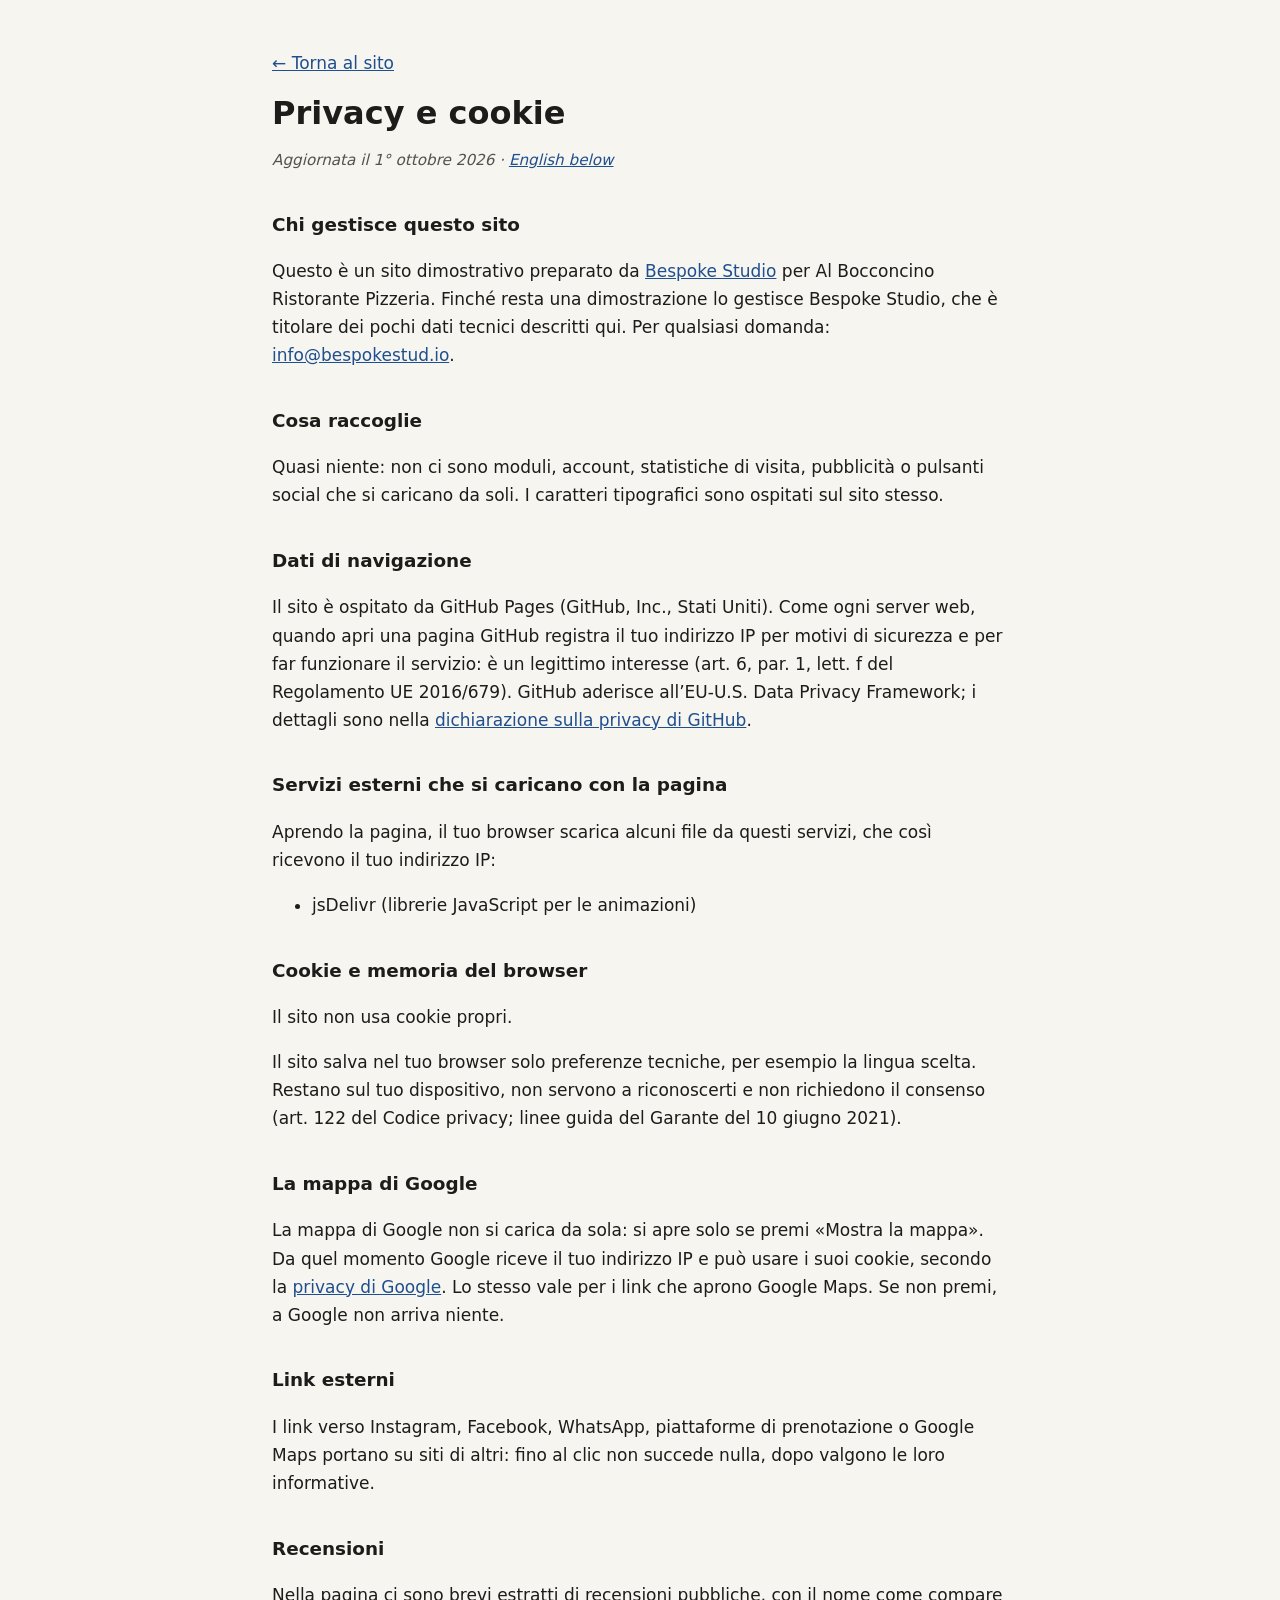
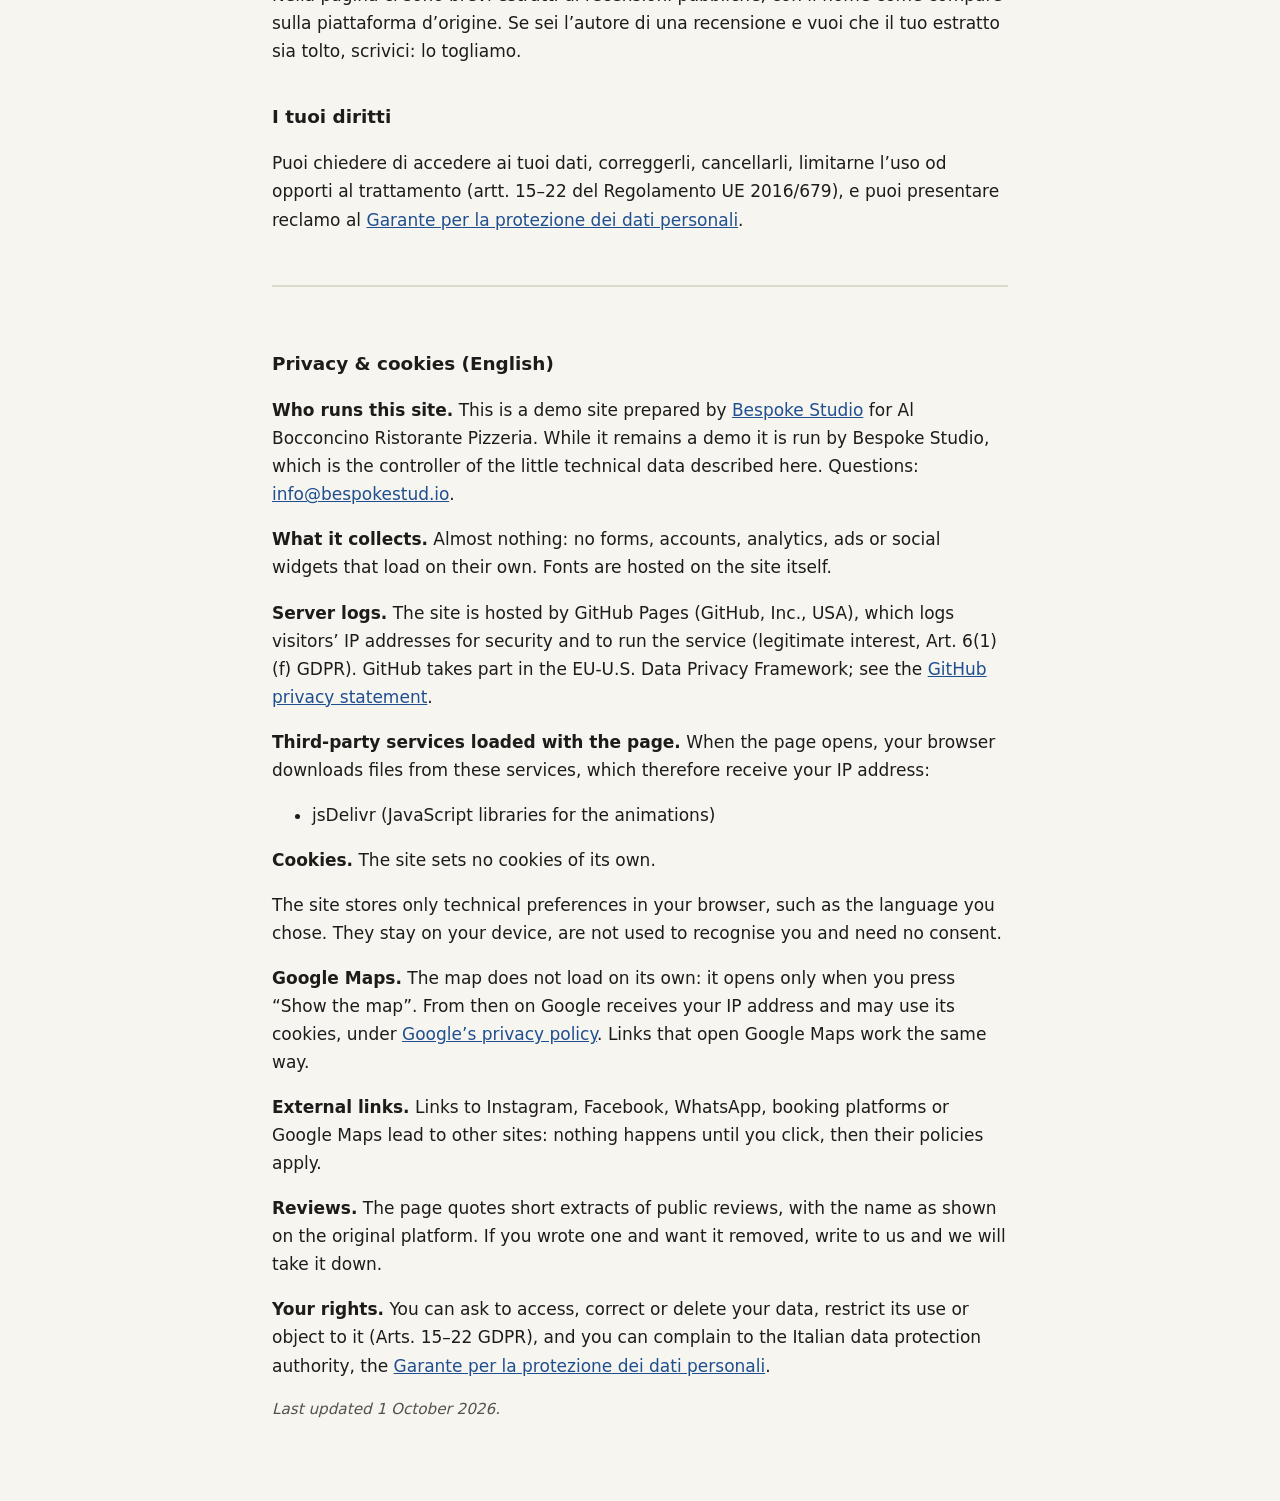
<file: privacy.html>
<!DOCTYPE html>
<html lang="it">
<head>
  <meta charset="UTF-8">
  <meta name="viewport" content="width=device-width, initial-scale=1.0">
  <meta name="robots" content="noindex">
  <title>Privacy e cookie · Al Bocconcino Ristorante Pizzeria</title>
  <meta name="description" content="Informativa privacy e cookie del sito Al Bocconcino Ristorante Pizzeria.">
  <style>
    body { margin: 0; background: #f7f5f0; color: #1d1c1a; font: 17px/1.65 system-ui, -apple-system, "Segoe UI", Roboto, sans-serif; }
    main { max-width: 46rem; margin: 0 auto; padding: 32px 20px 64px; }
    h1 { font-size: 2rem; line-height: 1.2; margin: 0.4em 0 0.2em; }
    h2 { font-size: 1.15rem; margin: 2em 0 0.4em; }
    a { color: #1f4f8f; }
    .data { color: #55524c; font-style: italic; font-size: 0.95rem; }
    .en { margin-top: 3em; padding-top: 1.5em; border-top: 2px solid #ddd8cc; }
    code { font-size: 0.9em; background: #ebe7dc; padding: 0 4px; border-radius: 3px; }
  </style>
</head>
<body>
<main>
  <p><a href="index.html">← Torna al sito</a></p>
  <h1>Privacy e cookie</h1>
  <p class="data">Aggiornata il 1° ottobre 2026 · <a href="#english" lang="en">English below</a></p>
  <h2>Chi gestisce questo sito</h2>
  <p>Questo è un sito dimostrativo preparato da <a href="https://bespokestud.io" rel="noopener">Bespoke Studio</a> per Al Bocconcino Ristorante Pizzeria. Finché resta una dimostrazione lo gestisce Bespoke Studio, che è titolare dei pochi dati tecnici descritti qui. Per qualsiasi domanda: <a href="mailto:info@bespokestud.io">info@bespokestud.io</a>.</p>
  <h2>Cosa raccoglie</h2>
  <p>Quasi niente: non ci sono moduli, account, statistiche di visita, pubblicità o pulsanti social che si caricano da soli. I caratteri tipografici sono ospitati sul sito stesso.</p>
  <h2>Dati di navigazione</h2>
  <p>Il sito è ospitato da GitHub Pages (GitHub, Inc., Stati Uniti). Come ogni server web, quando apri una pagina GitHub registra il tuo indirizzo IP per motivi di sicurezza e per far funzionare il servizio: è un legittimo interesse (art. 6, par. 1, lett. f del Regolamento UE 2016/679). GitHub aderisce all’EU-U.S. Data Privacy Framework; i dettagli sono nella <a href="https://docs.github.com/site-policy/privacy-policies/github-general-privacy-statement" rel="noopener">dichiarazione sulla privacy di GitHub</a>.</p>
  <h2>Servizi esterni che si caricano con la pagina</h2>
  <p>Aprendo la pagina, il tuo browser scarica alcuni file da questi servizi, che così ricevono il tuo indirizzo IP:</p>
  <ul><li>jsDelivr (librerie JavaScript per le animazioni)</li></ul>
  <h2>Cookie e memoria del browser</h2>
  <p>Il sito non usa cookie propri.</p>
  <p>Il sito salva nel tuo browser solo preferenze tecniche, per esempio la lingua scelta. Restano sul tuo dispositivo, non servono a riconoscerti e non richiedono il consenso (art. 122 del Codice privacy; linee guida del Garante del 10 giugno 2021).</p>
  <h2>La mappa di Google</h2>
  <p>La mappa di Google non si carica da sola: si apre solo se premi «Mostra la mappa». Da quel momento Google riceve il tuo indirizzo IP e può usare i suoi cookie, secondo la <a href="https://policies.google.com/privacy?hl=it" rel="noopener">privacy di Google</a>. Lo stesso vale per i link che aprono Google Maps. Se non premi, a Google non arriva niente.</p>
  <h2>Link esterni</h2>
  <p>I link verso Instagram, Facebook, WhatsApp, piattaforme di prenotazione o Google Maps portano su siti di altri: fino al clic non succede nulla, dopo valgono le loro informative.</p>
  <h2>Recensioni</h2>
  <p>Nella pagina ci sono brevi estratti di recensioni pubbliche, con il nome come compare sulla piattaforma d’origine. Se sei l’autore di una recensione e vuoi che il tuo estratto sia tolto, scrivici: lo togliamo.</p>
  <h2>I tuoi diritti</h2>
  <p>Puoi chiedere di accedere ai tuoi dati, correggerli, cancellarli, limitarne l’uso od opporti al trattamento (artt. 15–22 del Regolamento UE 2016/679), e puoi presentare reclamo al <a href="https://www.garanteprivacy.it" rel="noopener">Garante per la protezione dei dati personali</a>.</p>
  <div class="en" id="english" lang="en">
    <h2>Privacy &amp; cookies (English)</h2>
    <p><strong>Who runs this site.</strong> This is a demo site prepared by <a href="https://bespokestud.io" rel="noopener">Bespoke Studio</a> for Al Bocconcino Ristorante Pizzeria. While it remains a demo it is run by Bespoke Studio, which is the controller of the little technical data described here. Questions: <a href="mailto:info@bespokestud.io">info@bespokestud.io</a>.</p>
    <p><strong>What it collects.</strong> Almost nothing: no forms, accounts, analytics, ads or social widgets that load on their own. Fonts are hosted on the site itself.</p>
    <p><strong>Server logs.</strong> The site is hosted by GitHub Pages (GitHub, Inc., USA), which logs visitors’ IP addresses for security and to run the service (legitimate interest, Art. 6(1)(f) GDPR). GitHub takes part in the EU-U.S. Data Privacy Framework; see the <a href="https://docs.github.com/site-policy/privacy-policies/github-general-privacy-statement" rel="noopener">GitHub privacy statement</a>.</p>
    <p><strong>Third-party services loaded with the page.</strong> When the page opens, your browser downloads files from these services, which therefore receive your IP address:</p><ul><li>jsDelivr (JavaScript libraries for the animations)</li></ul>
    <p><strong>Cookies.</strong> The site sets no cookies of its own.</p>
    <p>The site stores only technical preferences in your browser, such as the language you chose. They stay on your device, are not used to recognise you and need no consent.</p>
    <p><strong>Google Maps.</strong> The map does not load on its own: it opens only when you press “Show the map”. From then on Google receives your IP address and may use its cookies, under <a href="https://policies.google.com/privacy?hl=en" rel="noopener">Google’s privacy policy</a>. Links that open Google Maps work the same way.</p>
    <p><strong>External links.</strong> Links to Instagram, Facebook, WhatsApp, booking platforms or Google Maps lead to other sites: nothing happens until you click, then their policies apply.</p>
    <p><strong>Reviews.</strong> The page quotes short extracts of public reviews, with the name as shown on the original platform. If you wrote one and want it removed, write to us and we will take it down.</p>
    <p><strong>Your rights.</strong> You can ask to access, correct or delete your data, restrict its use or object to it (Arts. 15–22 GDPR), and you can complain to the Italian data protection authority, the <a href="https://www.garanteprivacy.it" rel="noopener">Garante per la protezione dei dati personali</a>.</p>
    <p class="data">Last updated 1 October 2026.</p>
  </div>
</main>
</body>
</html>
</file>
